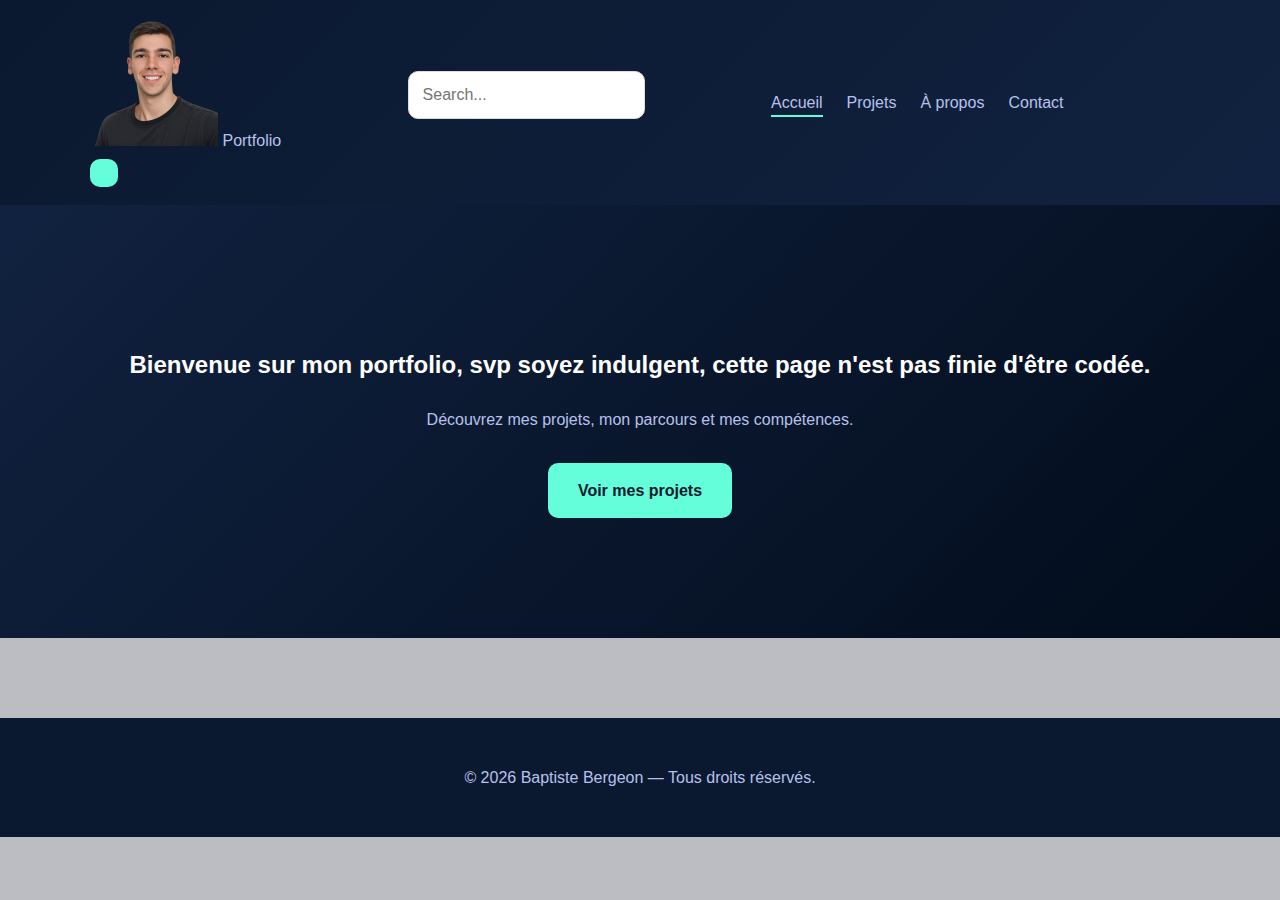
<file: index.html>
<!DOCTYPE html>
<html lang="fr">
<head>
  <meta charset="UTF-8">
  <meta name="viewport" content="width=device-width, initial-scale=1.0">
  <title>Baptiste Bergeon | Portfolio</title>
  <link rel="stylesheet" href="style.css">
</head>
<body>
  <header>
    <nav class="sidebar">
      <div class="sidebar-top-wrapper">
        <div class="sidebar-top">
          <a href="#" class="logo__wrapper">
            <img src="logo.png" alt="Logo" class="logo-small">
            <span class="hide company-name">
              Portfolio
            </span>
          </a>
      </div>
      <button class="expand-btn" type="button"> 
        <!--expand icon-->
      </button>
    </div>
    <div class="search__wrapper">
      <!--search icon-->
      <input
        type="text" placeholder="Search..."
        aria-labelledby="search-icon"
        >
    </div>
    <div class="sidebar-links">
      <ul>
        <li><a href="index.html" class="active">Accueil</a></li>
        <li><a href="projets.html">Projets</a></li>
        <li><a href="apropos.html">À propos</a></li>
        <li><a href="contact.html">Contact</a></li>
      </ul>
    </div>
    <div class="separator"></div>     
    </nav>
  </header>

  <section class="hero">
    <h2>Bienvenue sur mon portfolio, svp soyez indulgent, cette page n'est pas finie d'être codée.</h2>
    <p>Découvrez mes projets, mon parcours et mes compétences.</p>
    <a href="projets.html" class="btn">Voir mes projets</a>
  </section>

  <footer>
    <p>© 2026 Baptiste Bergeon — Tous droits réservés.</p>
  </footer>

  <script src="script.js"></script>
</body>
</html>
</file>
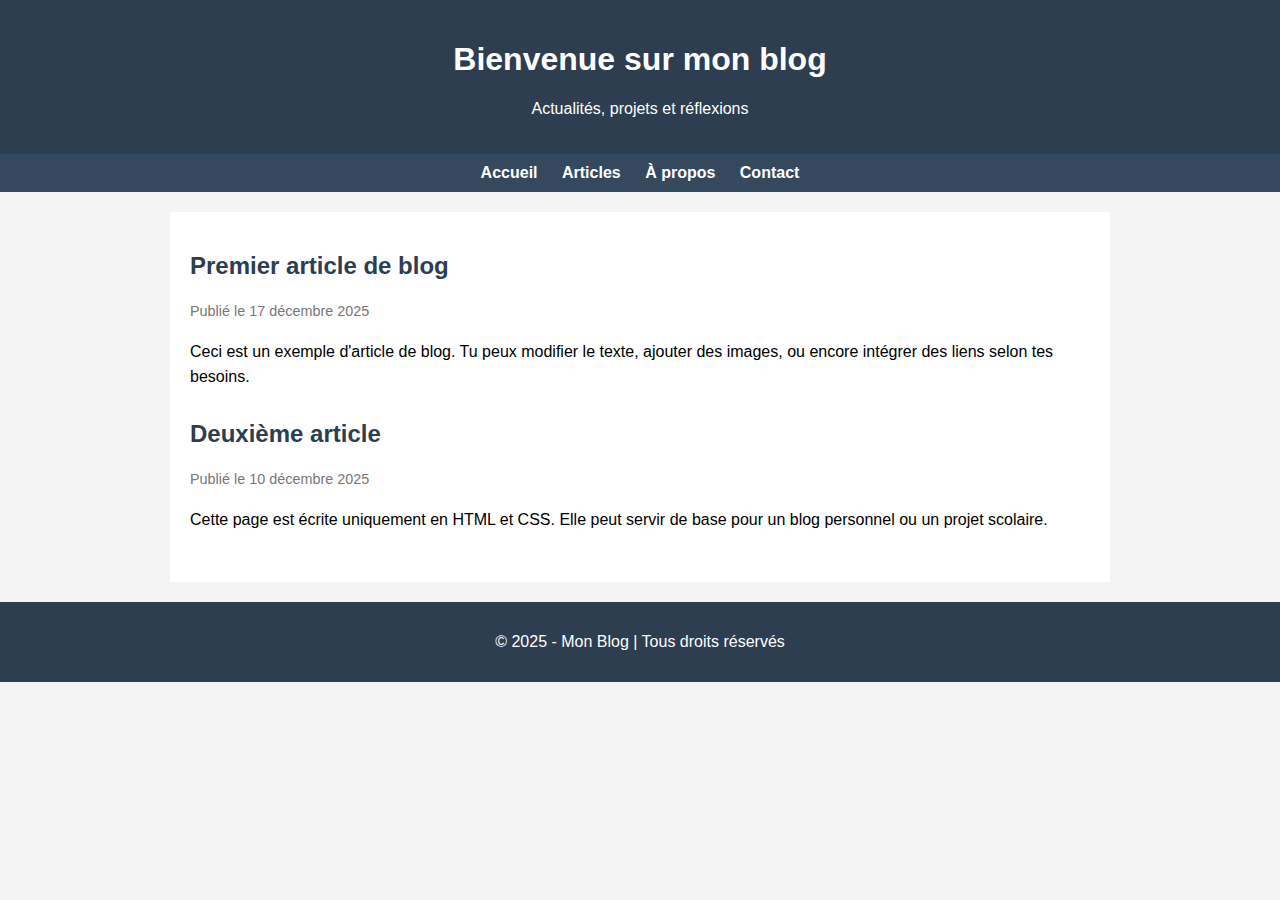
<file: site/index.html>
<!DOCTYPE html>
<html lang="fr">
<head>
    <meta charset="UTF-8">
    <meta name="viewport" content="width=device-width, initial-scale=1.0">
    <title>Mon Blog</title>
    <style>
        body {
            font-family: Arial, sans-serif;
            background-color: #f4f4f4;
            margin: 0;
            padding: 0;
        }
        header {
            background-color: #2c3e50;
            color: white;
            padding: 20px;
            text-align: center;
        }
        nav {
            background-color: #34495e;
            padding: 10px;
            text-align: center;
        }
        nav a {
            color: white;
            margin: 0 10px;
            text-decoration: none;
            font-weight: bold;
        }
        .container {
            max-width: 900px;
            margin: 20px auto;
            padding: 20px;
            background-color: white;
        }
        article {
            margin-bottom: 30px;
        }
        article h2 {
            color: #2c3e50;
        }
        article p {
            line-height: 1.6;
        }
        .date {
            color: #777;
            font-size: 0.9em;
        }
        footer {
            background-color: #2c3e50;
            color: white;
            text-align: center;
            padding: 15px;
            margin-top: 20px;
        }
    </style>
</head>
<body>

<header>
    <h1>Bienvenue sur mon blog</h1>
    <p>Actualités, projets et réflexions</p>
</header>

<nav>
    <a href="#">Accueil</a>
    <a href="#">Articles</a>
    <a href="#">À propos</a>
    <a href="#">Contact</a>
</nav>

<div class="container">
    <article>
        <h2>Premier article de blog</h2>
        <p class="date">Publié le 17 décembre 2025</p>
        <p>
            Ceci est un exemple d'article de blog. Tu peux modifier le texte,
            ajouter des images, ou encore intégrer des liens selon tes besoins.
        </p>
    </article>

    <article>
        <h2>Deuxième article</h2>
        <p class="date">Publié le 10 décembre 2025</p>
        <p>
            Cette page est écrite uniquement en HTML et CSS. Elle peut servir
            de base pour un blog personnel ou un projet scolaire.
        </p>
    </article>
</div>

<footer>
    <p>© 2025 - Mon Blog | Tous droits réservés</p>
</footer>

</body>
</html>
</file>
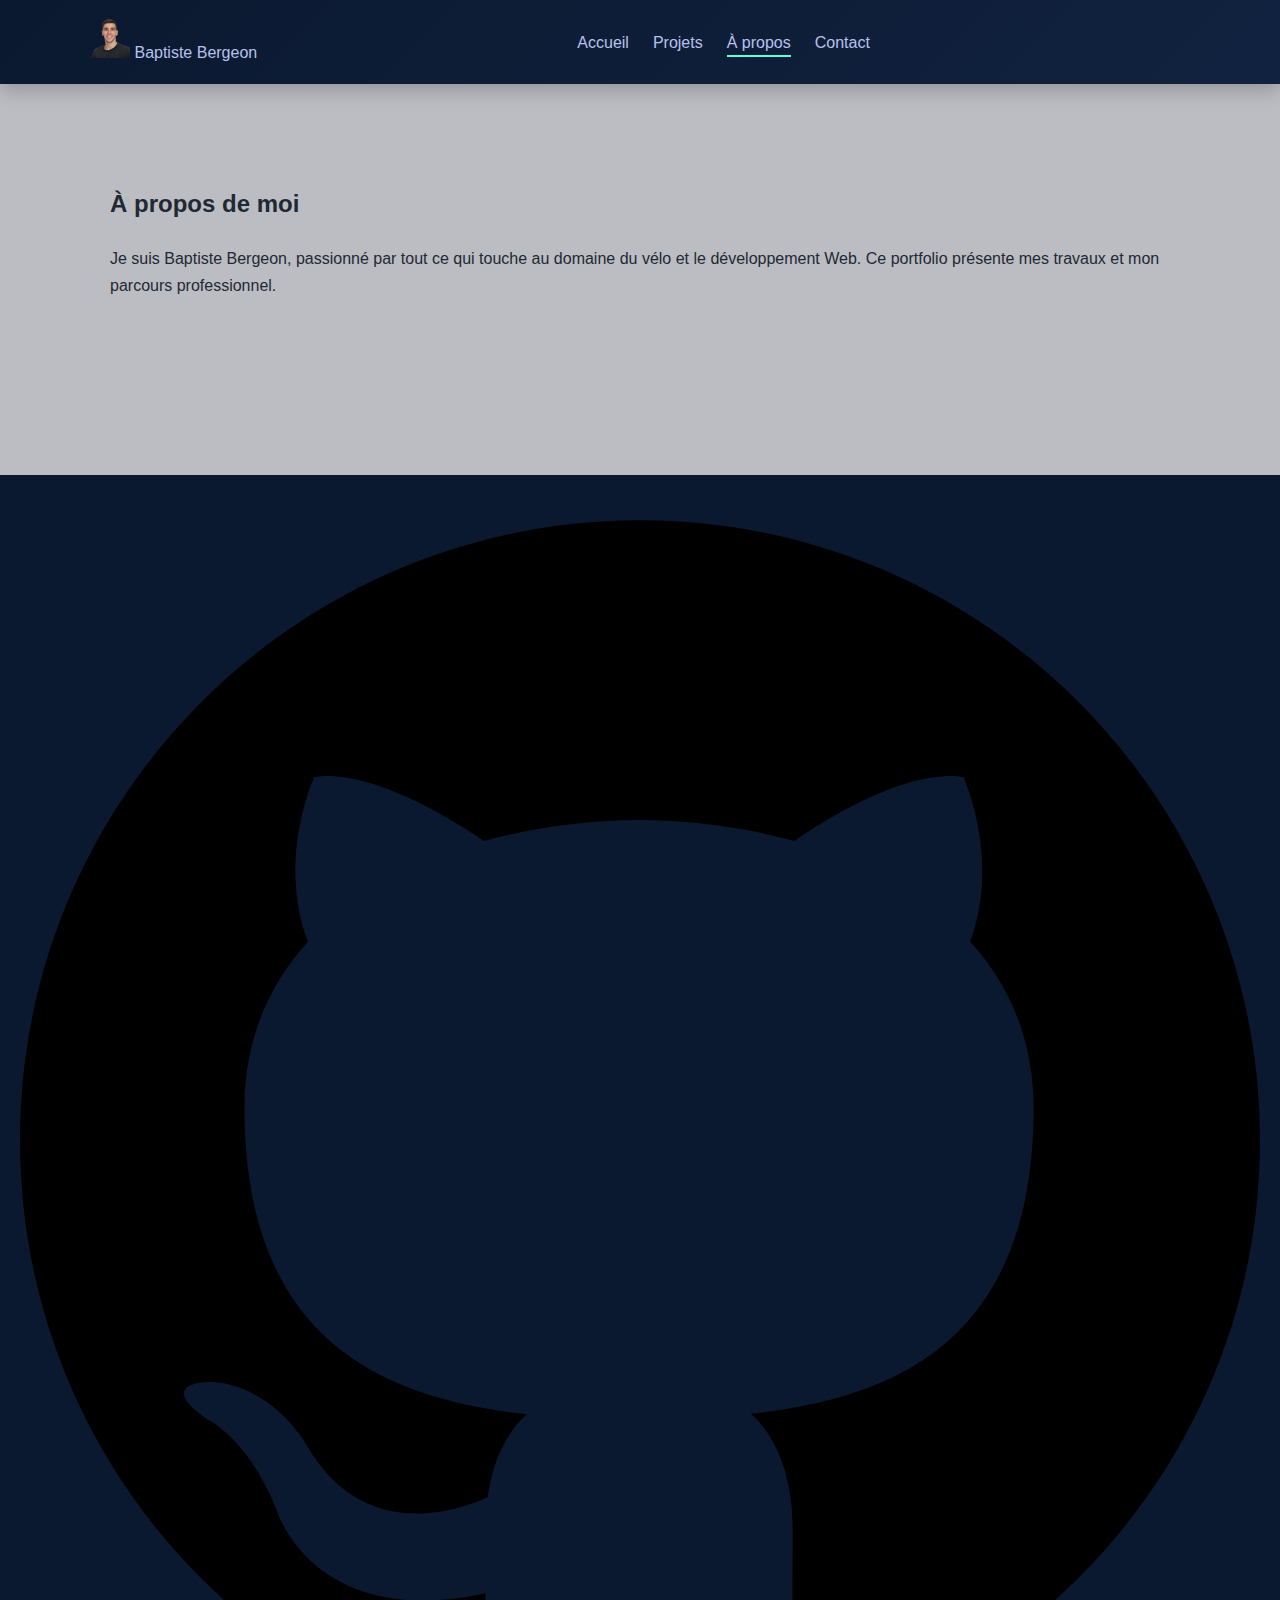
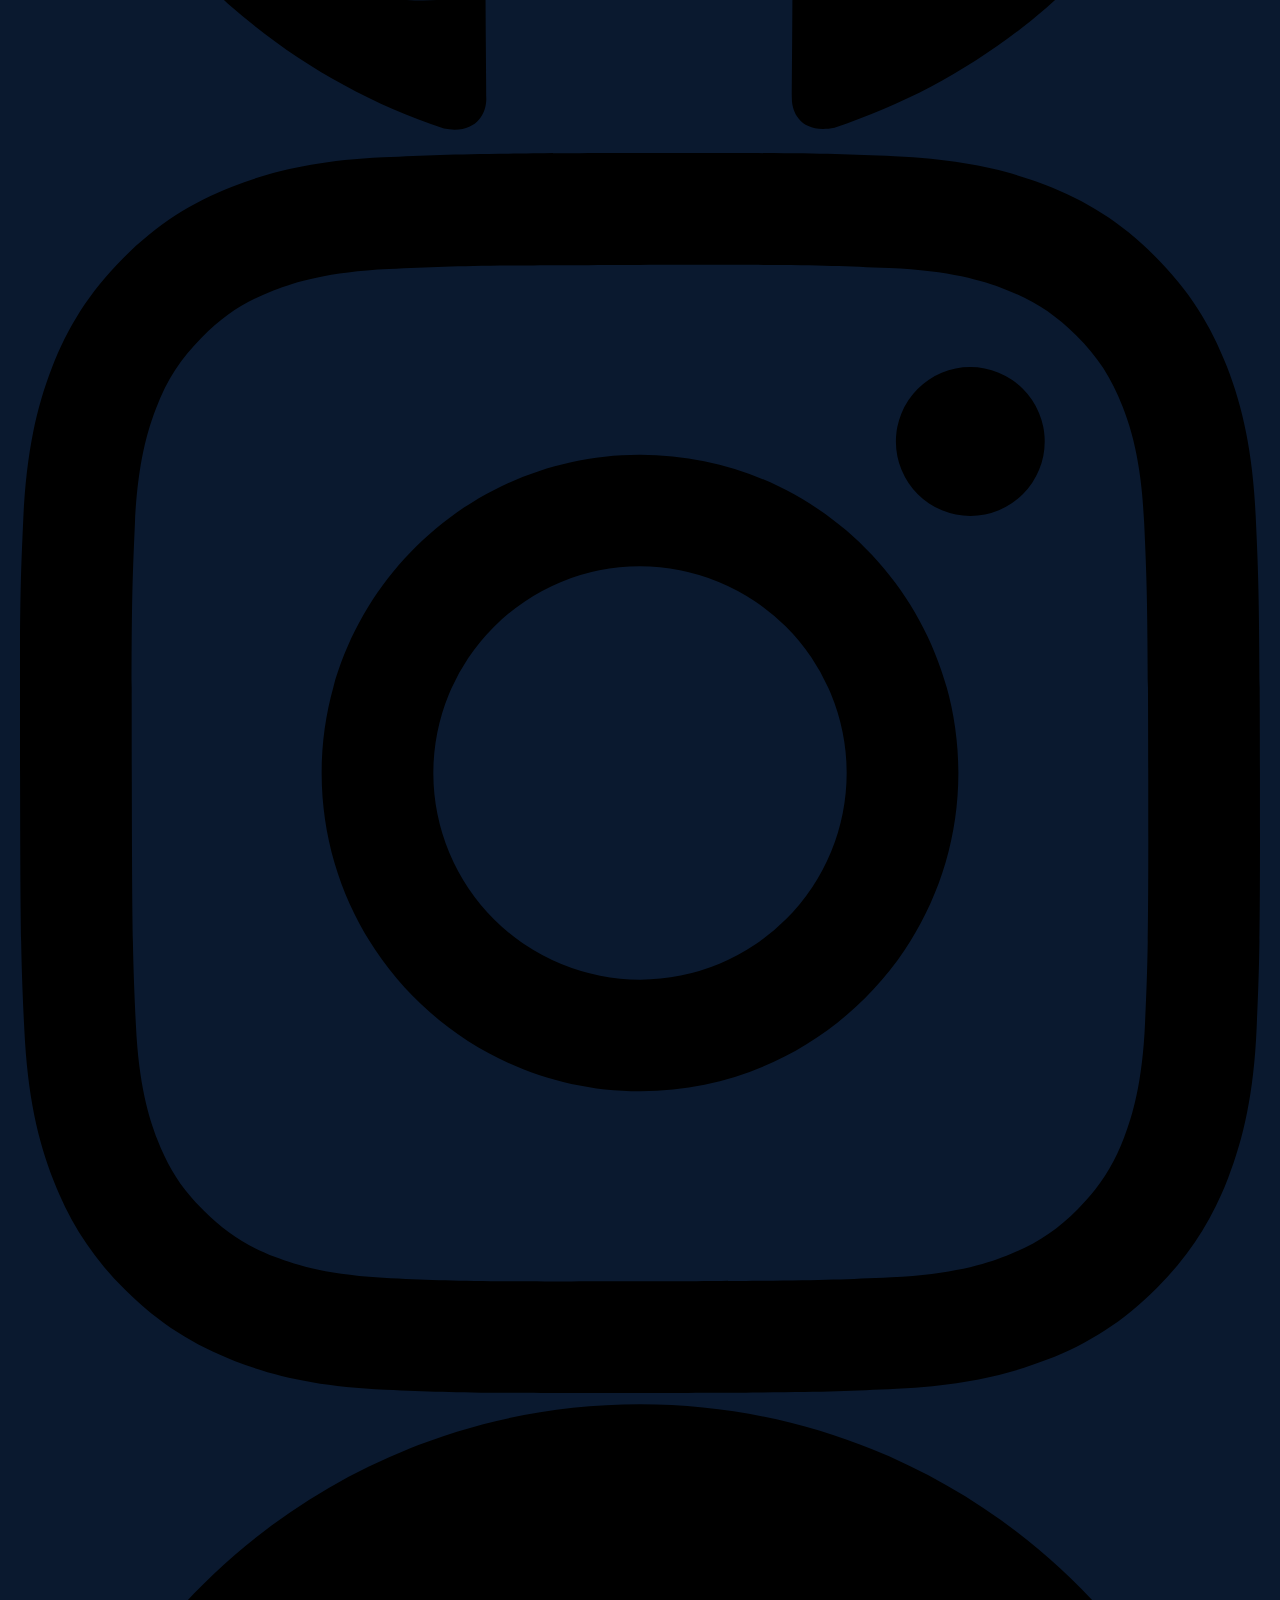
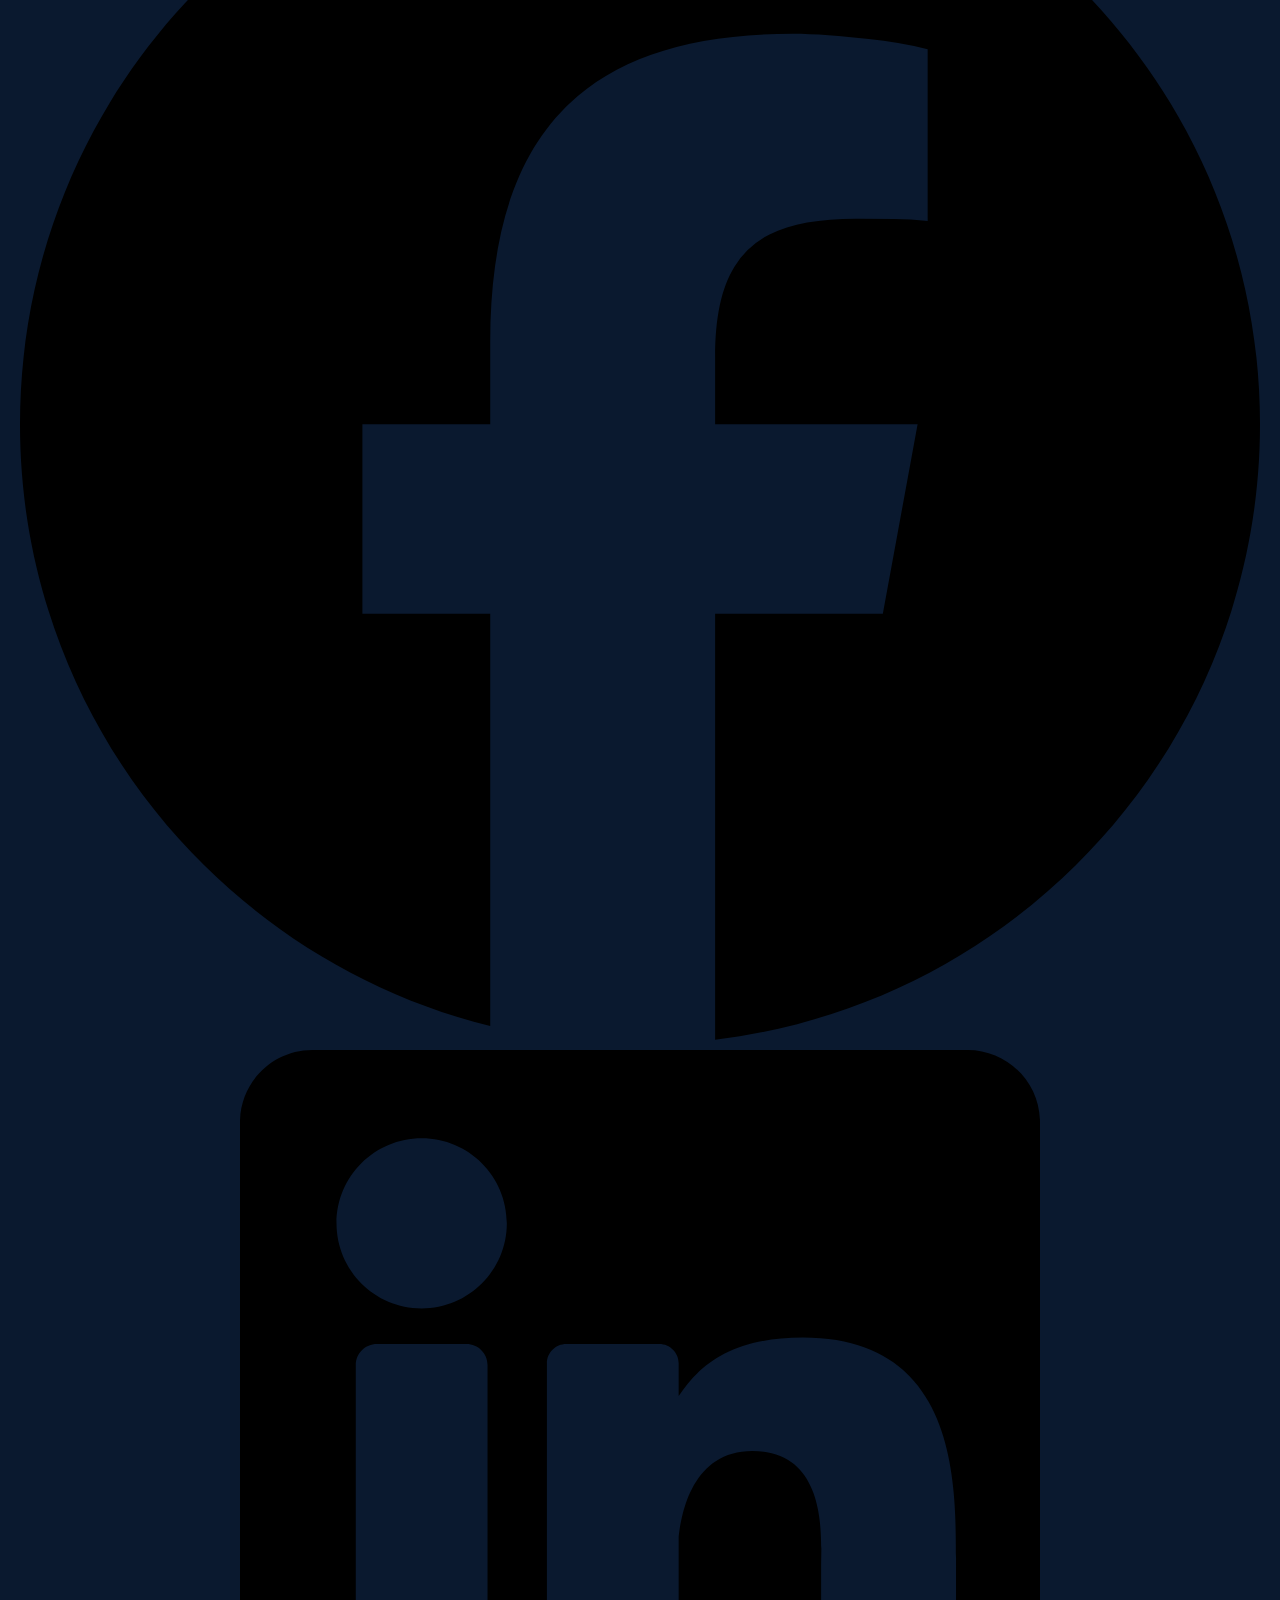
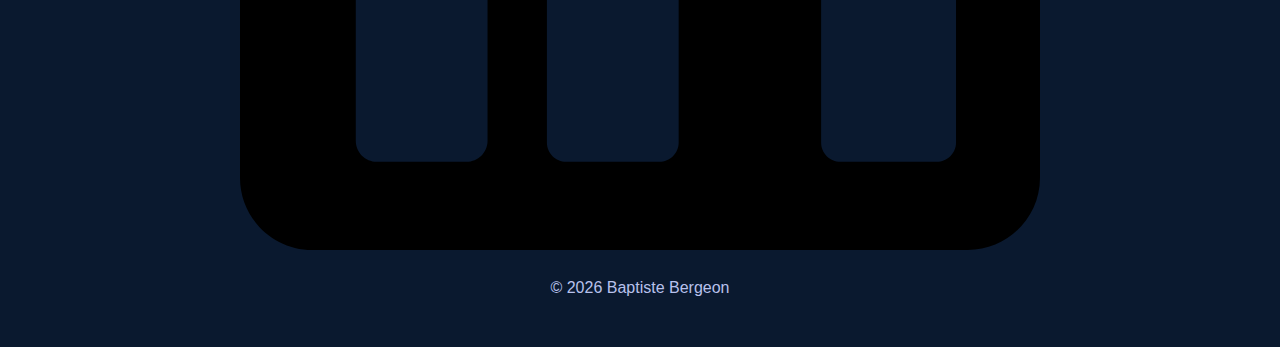
<file: apropos.html>
<!DOCTYPE html>
<html lang="fr">
<head>
  <meta charset="UTF-8">
  <meta name="viewport" content="width=device-width, initial-scale=1.0">
  <title>À propos | Baptiste Bergeon</title>
  <link rel="icon" href="Favicon.ico">
  <link rel="icon" type="image/svg+xml" href="Favicon.svg">
  <link rel="stylesheet" href="style.css">
  <!-- Cloudflare Web Analytics --><script defer src='https://static.cloudflareinsights.com/beacon.min.js' data-cf-beacon='{"token": "ecf8b407155e4b418000617ac1b2f306"}'></script><!-- End Cloudflare Web Analytics -->
</head>
<body>
  <header>
    <nav class="sidebar">
      <div class="sidebar-top-wrapper">
        <div class="sidebar-top">
          <a href="index.html" class="logo__wrapper">
            <img id="logo" src="logo.png" alt="Logo" class="logo-small">
            <span class="hide company-name">
              Baptiste Bergeon
            </span>
          </a>
      </div>
    </div>
    <div class="sidebar-links">
      <ul>
        <li><a href="index.html">Accueil</a></li>
        <li><a href="projets.html">Projets</a></li>
        <li><a href="apropos.html" class="active">À propos</a></li>
        <li><a href="contact.html">Contact</a></li>
      </ul>
    </div>
    <div class="separator"></div>     
    </nav>
  </header>

  <section class="content">
    <h2>À propos de moi</h2>
    <p>Je suis Baptiste Bergeon, passionné par tout ce qui touche au domaine du vélo et le développement Web.
       Ce portfolio présente mes travaux et mon parcours professionnel.</p>
  </section>

  <footer>
          <div class="footer-content">
    <div class="footer-socials">
      <a href="https://github.com/baptbgn" target="_blank" aria-label="GitHub">
        <img src="github.svg" alt="GitHub">
      </a>
      <a href="https://instagram.com/bapt.bergeon" target="_blank" aria-label="Instagram">
        <img src="instagram.svg" alt="Instagram">
      </a>
      <a href="https://www.facebook.com/profile.php?id=61575074423343" target="_blank" aria-label="Facebook">
        <img src="facebook.svg" alt="Facebook">
      </a>
      <a href="https://www.linkedin.com/in/baptiste-bergeon/" target="_blank" aria-label="LinkedIn">
        <img src="linkedin.svg" alt="LinkedIn">
      </a>

    </div>
    <p>© 2026 Baptiste Bergeon</p>
  </footer>
</body>
</html>
</file>
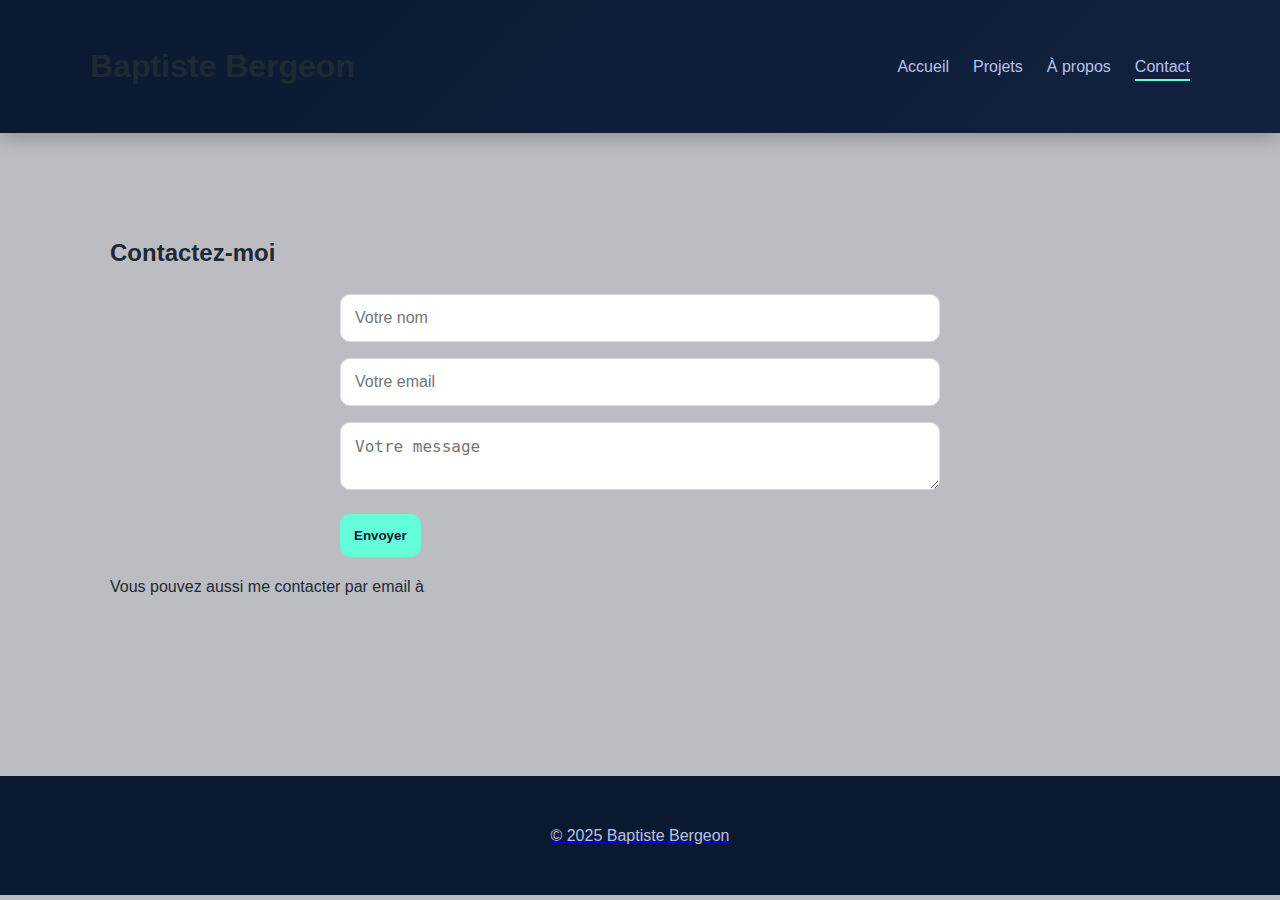
<file: contact.html>
<!DOCTYPE html>
<html lang="fr">
<head>
  <meta charset="UTF-8">
  <meta name="viewport" content="width=device-width, initial-scale=1.0">
  <title>Contact | Baptiste Bergeon</title>
  <link rel="stylesheet" href="style.css">
</head>
<body>
  <header>
    <nav>
      <h1>Baptiste Bergeon</h1>
      <ul>
        <li><a href="index.html">Accueil</a></li>
        <li><a href="projets.html">Projets</a></li>
        <li><a href="apropos.html">À propos</a></li>
        <li><a href="contact.html" class="active">Contact</a></li>
      </ul>
    </nav>
  </header>

  <section class="content">
    <h2>Contactez-moi</h2>
    <form action="/api/contact" method="POST">
    <input type="text" name="name" placeholder="Votre nom" required>
    <input type="email" name="email" placeholder="Votre email" required>
    <textarea name="message" placeholder="Votre message" required></textarea>
    <button type="submit">Envoyer</button>
</form>
    <p>Vous pouvez aussi me contacter par email à <a href="mailto:baptiste.bergeon2008@gmail.com">
  </section>

  <footer>
    <p>© 2025 Baptiste Bergeon</p>
  </footer>

  <script src="script.js"></script>
</body>
</html>
</file>
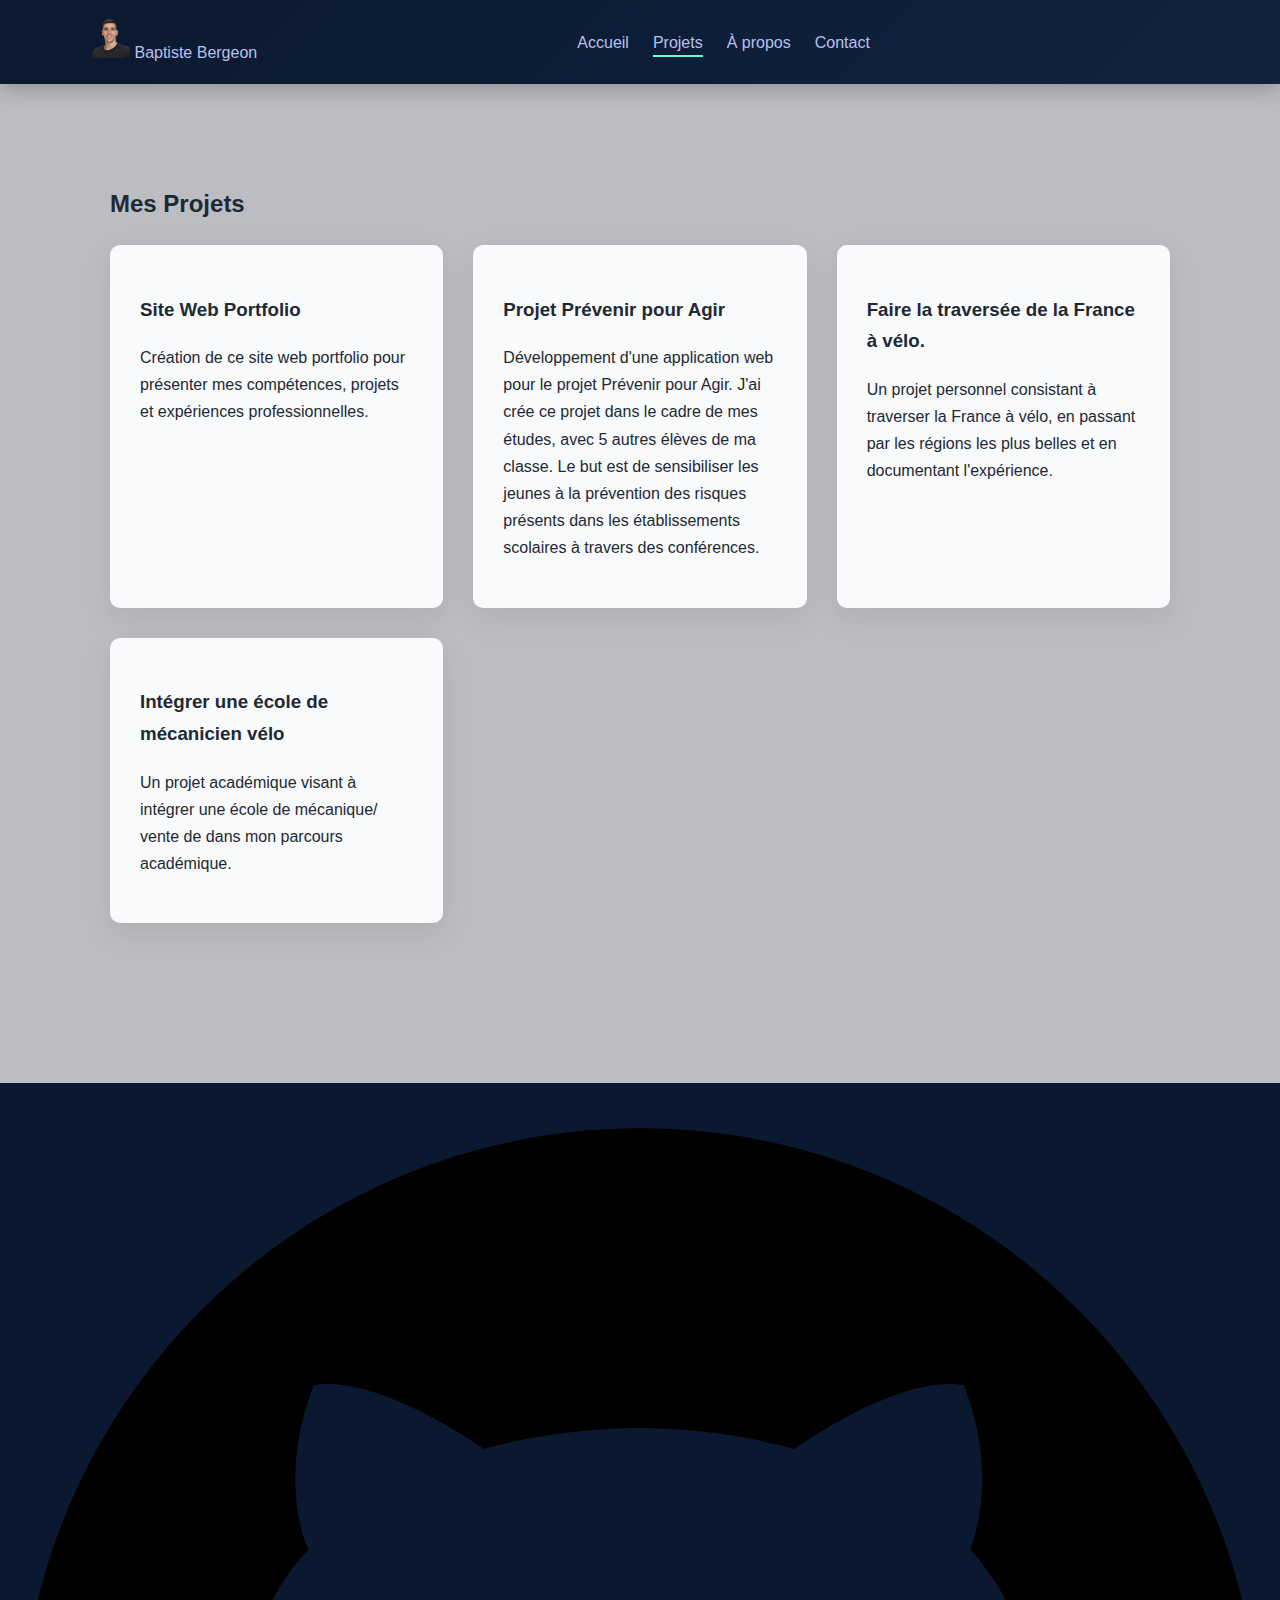
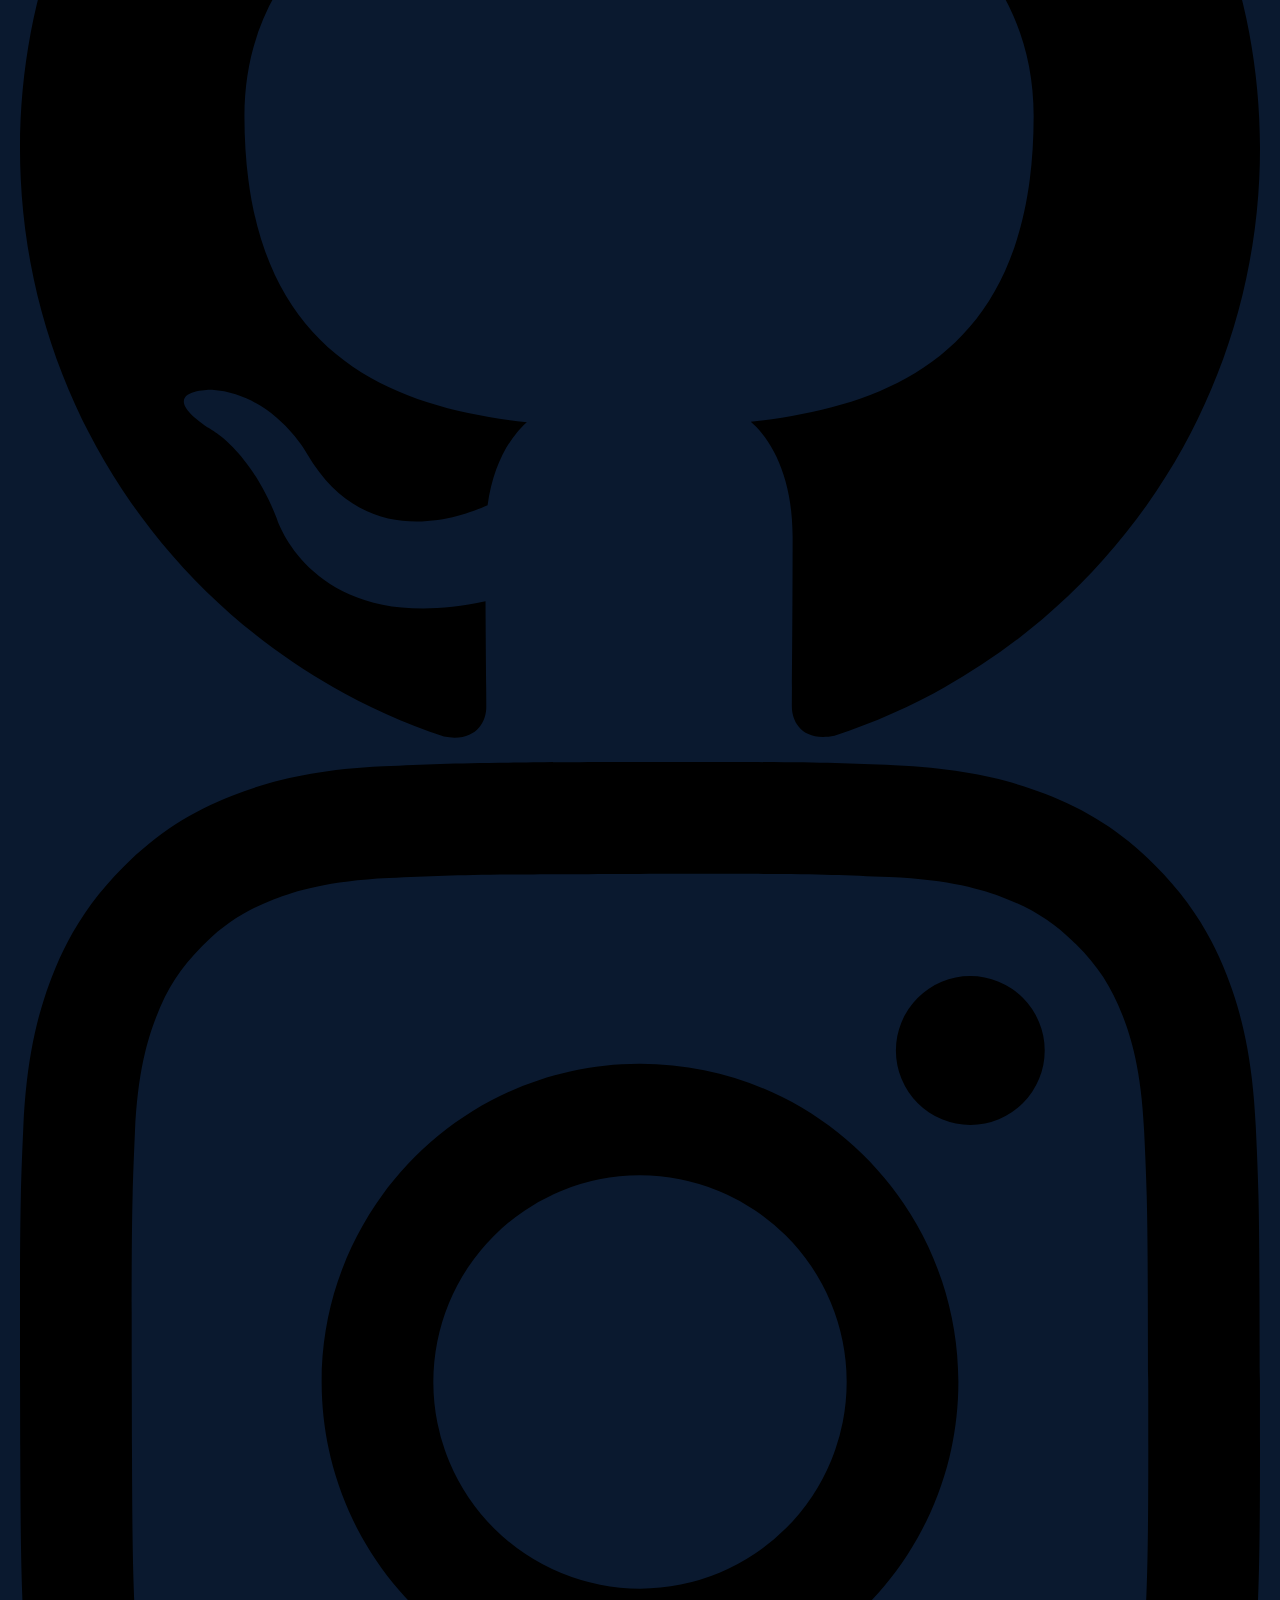
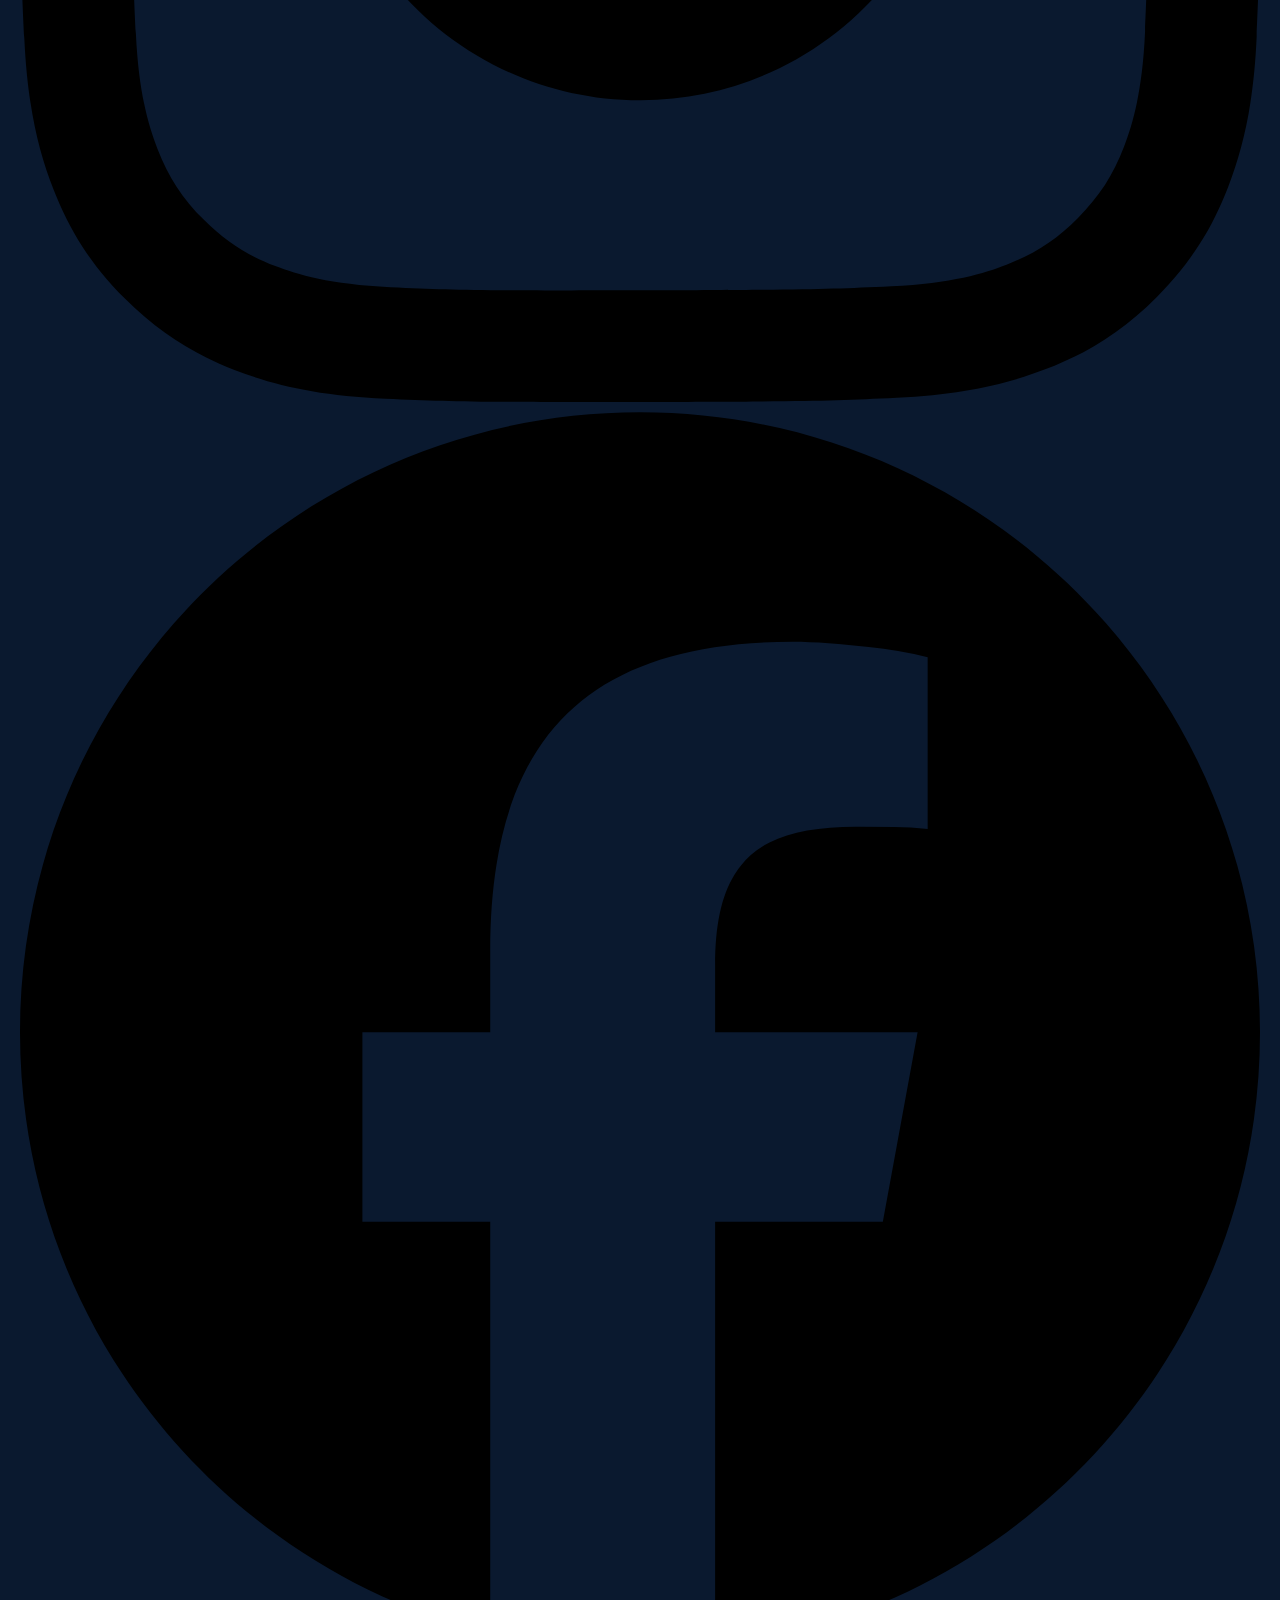
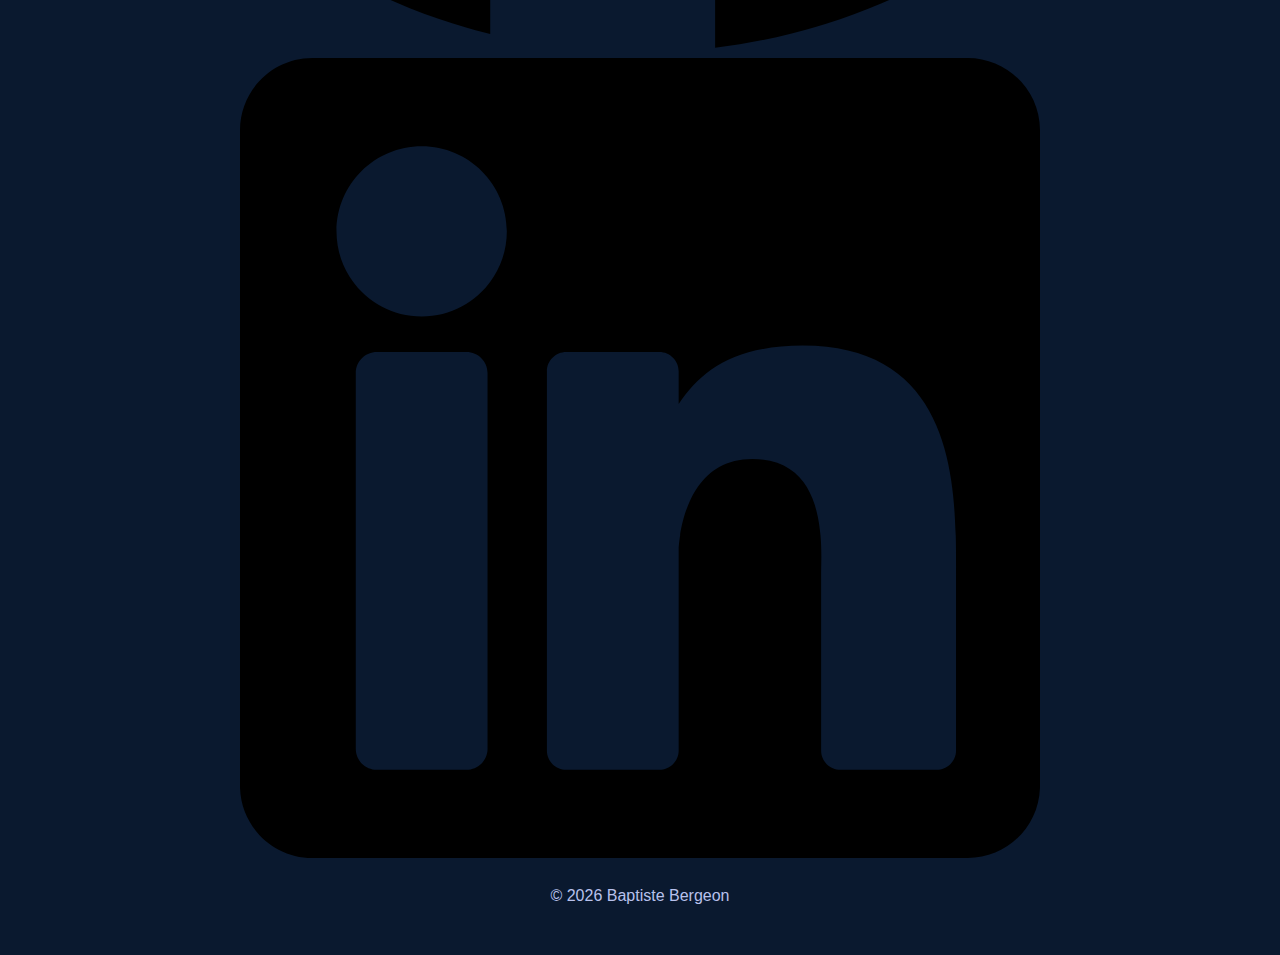
<file: projets.html>
<!DOCTYPE html>
<html lang="fr">
<head>
  <meta charset="UTF-8">
  <meta name="viewport" content="width=device-width, initial-scale=1.0">
  <title>Projets | Baptiste Bergeon</title>
  <link rel="icon" href="Favicon.ico">
  <link rel="icon" type="image/svg+xml" href="Favicon.svg">
  <link rel="stylesheet" href="style.css">
  <!-- Cloudflare Web Analytics --><script defer src='https://static.cloudflareinsights.com/beacon.min.js' data-cf-beacon='{"token": "ecf8b407155e4b418000617ac1b2f306"}'></script><!-- End Cloudflare Web Analytics -->
</head>

<body>
  <header>
    <nav class="sidebar">
      <div class="sidebar-top-wrapper">
        <div class="sidebar-top">
          <a href="index.html" class="logo__wrapper">
            <img id="logo" src="logo.png" alt="Logo" class="logo-small">
            <span class="hide company-name">
              Baptiste Bergeon
            </span>
          </a>
      </div>
    </div>
    <div class="sidebar-links">
      <ul>
        <li><a href="index.html">Accueil</a></li>
        <li><a href="projets.html" class="active">Projets</a></li>
        <li><a href="apropos.html">À propos</a></li>
        <li><a href="contact.html">Contact</a></li>
      </ul>
    </div>
    <div class="separator"></div>     
    </nav>
  </header>

  <section class="content">
    <h2>Mes Projets</h2>
    <div class="grid">
      <div class="card">
        <h3>Site Web Portfolio</h3>
        <p>Création de ce site web portfolio pour présenter mes compétences, projets et expériences professionnelles.</p>
      </div>
      <div class="card">
        <h3>Projet Prévenir pour Agir</h3>
        <p>Développement d'une application web pour le projet Prévenir pour Agir. J'ai crée ce projet dans le cadre de mes études, avec 5 autres élèves de ma classe. Le but est de sensibiliser les jeunes à la prévention des risques présents dans les établissements scolaires à travers des conférences.</p>
      </div>
      <div class="card">
        <h3>Faire la traversée de la France à vélo.</h3>
        <p>Un projet personnel consistant à traverser la France à vélo, en passant par les régions les plus belles et en documentant l'expérience.</p>
      </div>
      <div class="card">
        <h3>Intégrer une école de mécanicien vélo</h3>
        <p>Un projet académique visant à intégrer une école de mécanique/ vente de dans mon parcours académique.</p>
      </div>
    </div>   
  </section>



  <footer>
          <div class="footer-content">
    <div class="footer-socials">
      <a href="https://github.com/baptbgn" target="_blank" aria-label="GitHub">
        <img src="github.svg" alt="GitHub">
      </a>
      <a href="https://instagram.com/bapt.bergeon" target="_blank" aria-label="Instagram">
        <img src="instagram.svg" alt="Instagram">
      </a>
      <a href="https://www.facebook.com/profile.php?id=61575074423343" target="_blank" aria-label="Facebook">
        <img src="facebook.svg" alt="Facebook">
      </a>
      <a href="https://www.linkedin.com/in/baptiste-bergeon/" target="_blank" aria-label="LinkedIn">
        <img src="linkedin.svg" alt="LinkedIn">
      </a>

    </div>
    <p>© 2026 Baptiste Bergeon</p>
  </footer>
  <script>
document.documentElement.classList.add("js");

const observer = new IntersectionObserver(
  entries => {
    entries.forEach(entry => {
      if (entry.isIntersecting) {
        entry.target.classList.add("visible");
        observer.unobserve(entry.target);
      }
    });
  },
  {
    threshold: 0.15,
    rootMargin: "0px 0px -80px 0px"
  }
);

document.querySelectorAll(".card").forEach(card => {
  observer.observe(card);
});

  </script>
</body>
</html>
</file>
<file: style.css>
/* =====================
   RESET & VARIABLES
===================== */
:root {
  --bg-main: #bbbdc3;        /* fond plus doux */
  --bg-dark: #0a192f;
  --bg-dark-2: #112240;
  --accent: #64ffda;

  --text-main: #1f2933;     /* texte plus sombre mais non agressif */
  --text-light: #b8c1ec;

  --radius: 10px;
  --shadow-soft: 0 10px 30px rgba(0,0,0,0.08);
  --shadow-hover: 0 15px 40px rgba(0,0,0,0.12);
}


* {
  box-sizing: border-box;
}

body {
  margin: 0;
  font-family: "Inter", Arial, sans-serif;
  background: var(--bg-main);
  color: var(--text-main);
  line-height: 1.7;
}

/* =====================
   HEADER & NAV
===================== */
header {
  background: linear-gradient(135deg, var(--bg-dark), var(--bg-dark-2));
  padding: 18px 40px;
  box-shadow: 0 4px 20px rgba(0,0,0,0.25);
}

nav {
  display: flex;
  justify-content: space-between;
  align-items: center;
  max-width: 1100px;
  margin: auto;
}

nav ul {
  list-style: none;
  display: flex;
  gap: 24px;
  padding: 0;
  margin: 0;
}

nav a {
  color: var(--text-light);
  text-decoration: none;
  font-weight: 500;
  position: relative;
  transition: color 0.3s ease;
}

nav a::after {
  content: "";
  position: absolute;
  left: 0;
  bottom: -6px;
  width: 0;
  height: 2px;
  background: var(--accent);
  transition: width 0.3s ease;
}

nav a:hover {
  color: #fff;
}

nav a:hover::after,
nav a.active::after {
  width: 100%;
}

/* =====================
   HERO
===================== */
.hero {
  text-align: center;
  padding: 120px 20px;
  background: linear-gradient(135deg, var(--bg-dark-2), #020c1b);
  color: #fff;
}

.hero h1 {
  font-size: clamp(2rem, 4vw, 3rem);
  margin-bottom: 20px;
}

.hero p {
  max-width: 600px;
  margin: auto;
  color: var(--text-light);
}

/* =====================
   BUTTON
===================== */
.btn {
  display: inline-block;
  margin-top: 30px;
  background: var(--accent);
  color: var(--bg-dark);
  padding: 14px 30px;
  border-radius: var(--radius);
  font-weight: bold;
  text-decoration: none;
  transition: transform 0.25s ease, box-shadow 0.25s ease;
}

.btn:hover {
  transform: translateY(-3px);
  box-shadow: var(--shadow-hover);
}

/* =====================
   CONTENT
===================== */
.content {
  padding: 80px 20px;
  max-width: 1100px;
  margin: auto;
}

/* =====================
   GRID & CARDS
===================== */
.grid {
  display: grid;
  grid-template-columns: repeat(auto-fit, minmax(260px, 1fr));
  gap: 30px;
}

.card {
  background: #f8fafc; /* au lieu de blanc pur */
  padding: 30px;
  border-radius: var(--radius);
  box-shadow: var(--shadow-soft);
  transition: transform 0.3s ease, box-shadow 0.3s ease;
}

.card:hover {
  transform: translateY(-6px);
  box-shadow: var(--shadow-hover);
}

/* =====================
   FORMS
===================== */
form {
  max-width: 600px;
  margin: auto;
}

input,
textarea {
  width: 100%;
  padding: 14px;
  margin-bottom: 16px;
  border-radius: var(--radius);
  border: 1px solid #ddd;
  font-size: 1rem;
  transition: border-color 0.2s ease, box-shadow 0.2s ease;
}

input:focus,
textarea:focus {
  outline: none;
  border-color: var(--accent);
  box-shadow: 0 0 0 3px rgba(100,255,218,0.25);
}

button {
  background: var(--accent);
  color: var(--bg-dark);
  padding: 14px;
  border: none;
  border-radius: var(--radius);
  font-weight: bold;
  cursor: pointer;
  transition: transform 0.2s ease, box-shadow 0.2s ease;
}

button:hover {
  transform: translateY(-2px);
  box-shadow: var(--shadow-soft);
}

/* =====================
   FOOTER
===================== */
footer {
  text-align: center;
  padding: 30px 20px;
  background: var(--bg-dark);
  color: var(--text-light);
  margin-top: 80px;
}

/* =====================
   RESPONSIVE
===================== */
@media (max-width: 768px) {

  header {
    padding: 16px 20px;
  }

  nav {
    flex-direction: column;
    gap: 14px;
  }

  nav ul {
    flex-direction: column;
    align-items: center;
    gap: 12px;
  }

  .hero {
    padding: 80px 15px;
  }

  .content {
    padding: 60px 15px;
  }

  .grid {
    grid-template-columns: 1fr;
  }
}
#logo {

  width: 40px;
  height: auto;
}
@media (prefers-color-scheme: dark) {
   :root {
    --bg-main: #0b1220;
    --bg-dark: #020c1b;
    --bg-dark-2: #020c1b;
    --accent: #64ffda;

    --text-main: #e5e7eb;
    --text-light: #9ca3af;

    --shadow-soft: 0 10px 30px rgba(0,0,0,0.5);
    --shadow-hover: 0 15px 40px rgba(0,0,0,0.7);
   }
   body {
    background: var(--bg-main)
   }
   .card {
    background: #111827;
   }
  input,
  textarea {
  background: #020617;
  color: var(--text-main);
  border: 1px solid #1f2937;
  }

  footer {
    background: #020617;
  }
}

/* Fin du fichier style.css */
</file>
